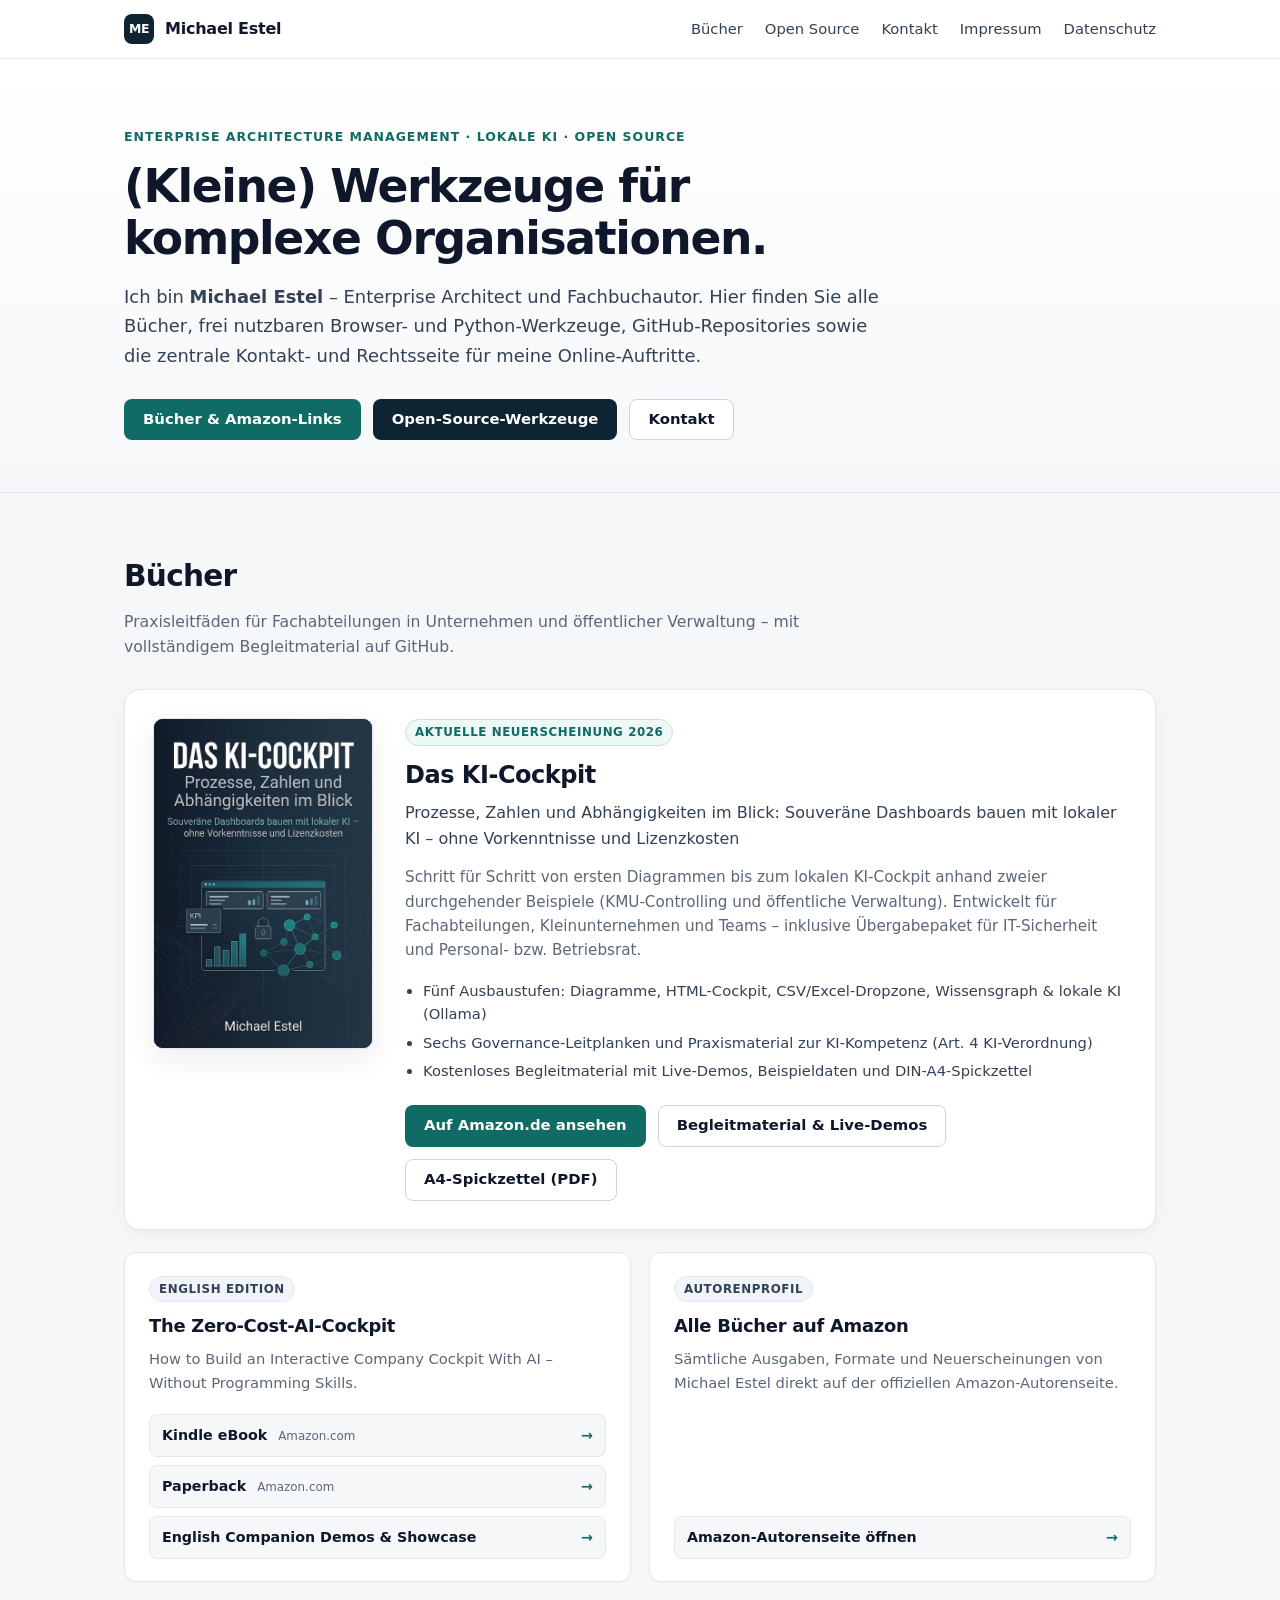
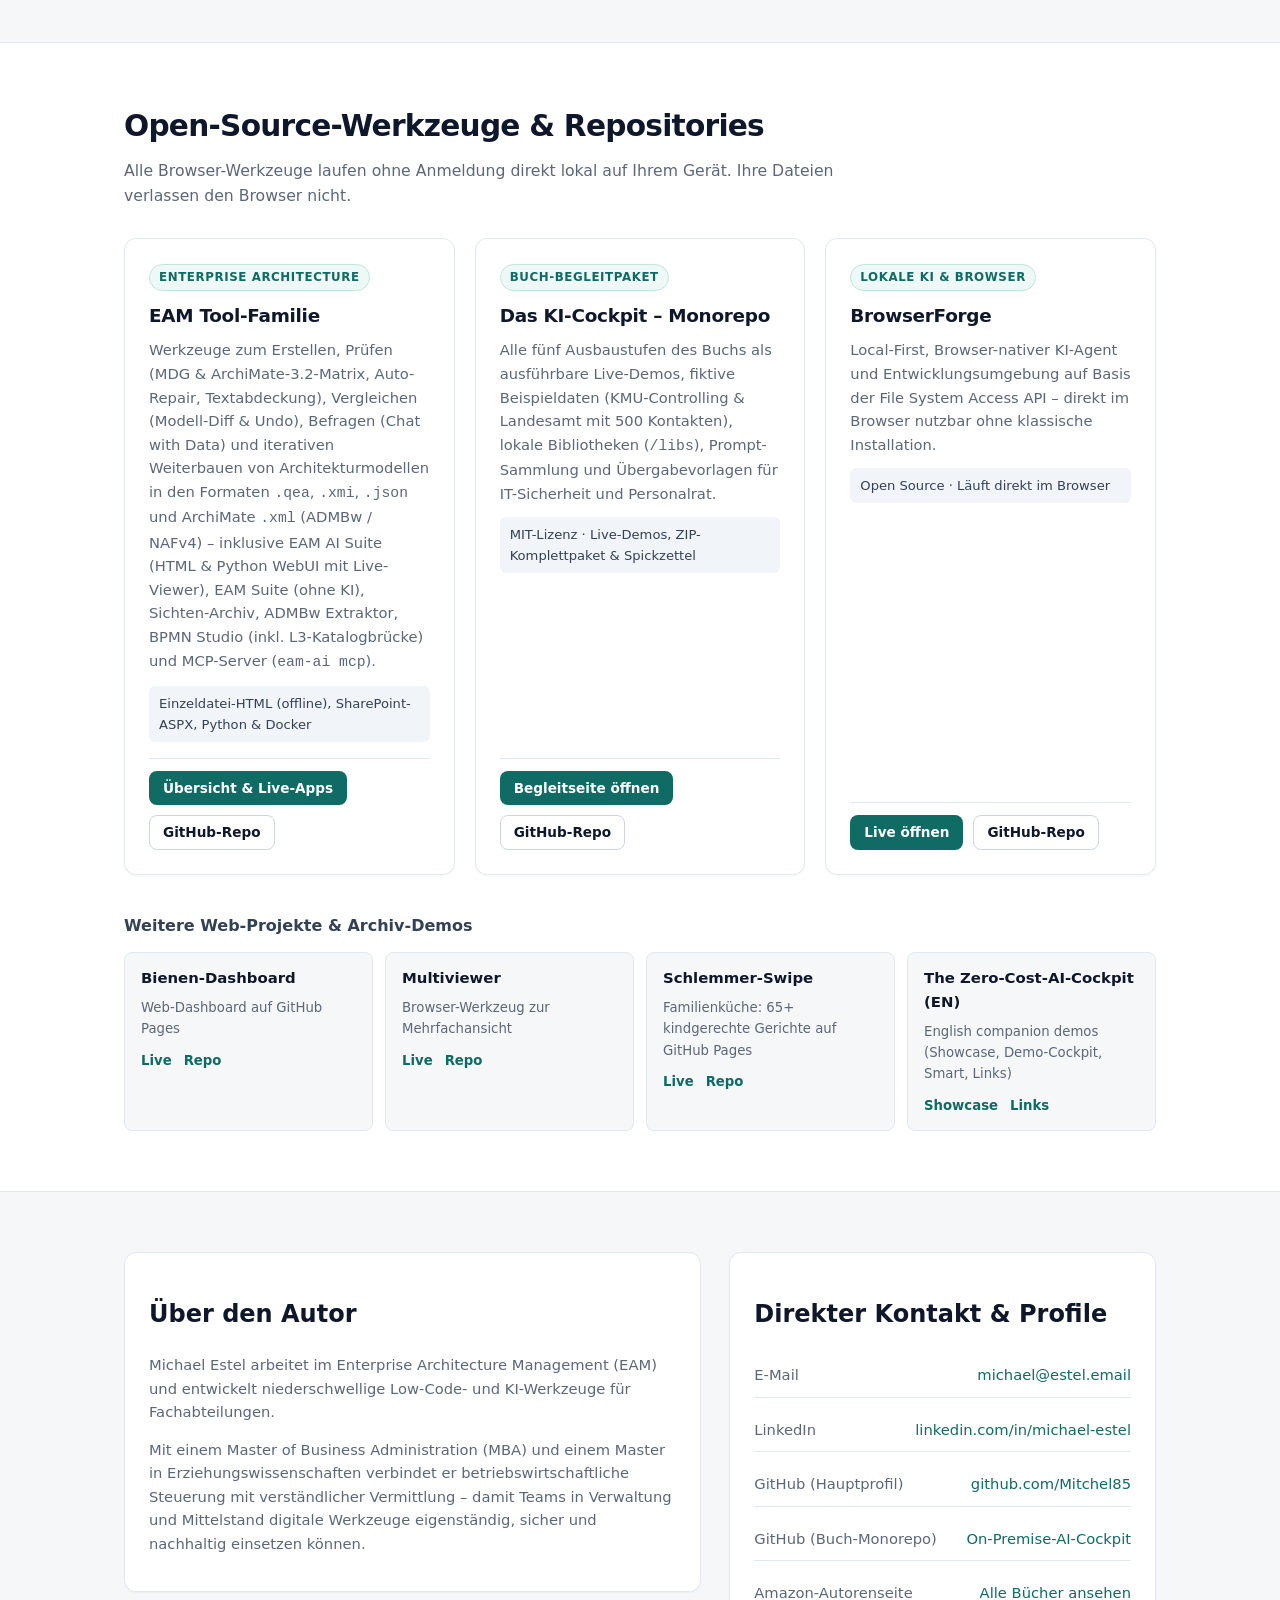
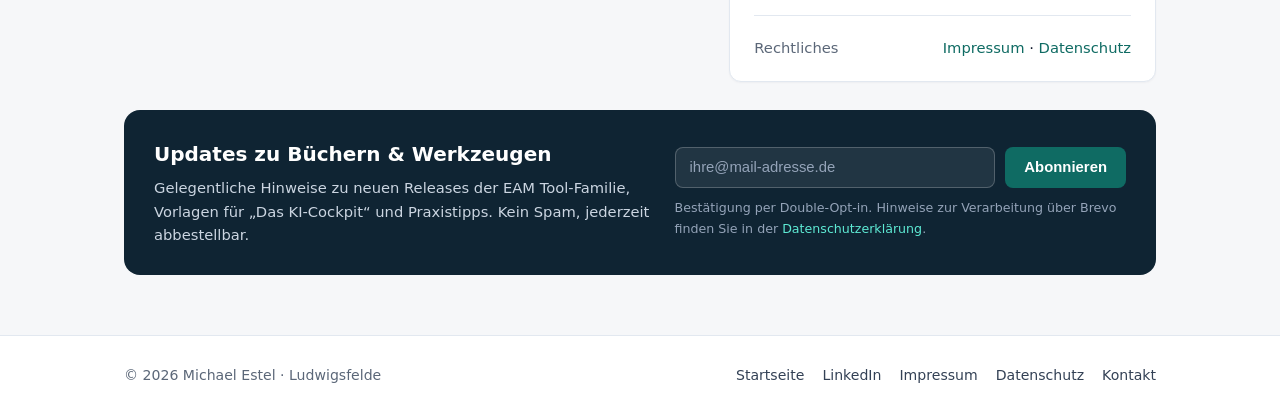
<file: index.html>
<!DOCTYPE html>
<html lang="de">
<head>
  <meta charset="UTF-8">
  <meta name="viewport" content="width=device-width, initial-scale=1.0">
  <title>Michael Estel – Enterprise Architecture, Lokale KI &amp; Open-Source-Werkzeuge</title>
  <meta name="description" content="Zentrale Übersicht von Michael Estel: Fachbücher (Das KI-Cockpit, The Zero-Cost-AI-Cockpit), Open-Source-Werkzeuge (EAM Tool-Familie, BrowserForge), Kontakt, Impressum und Datenschutz.">
  <meta name="author" content="Michael Estel">
  <meta name="robots" content="index, follow">
  <link rel="canonical" href="https://estel.email/">
  <link rel="icon" type="image/svg+xml" href="favicon.svg">
  <meta property="og:type" content="website">
  <meta property="og:url" content="https://estel.email/">
  <meta property="og:title" content="Michael Estel – Bücher, Open-Source-Werkzeuge &amp; Kontakt">
  <meta property="og:description" content="Praxisleitfäden und lokal lauffähige Open-Source-Werkzeuge für Enterprise Architecture Management (EAM), Prozesse und lokale KI.">
  <meta property="og:locale" content="de_DE">
  <link rel="stylesheet" href="styles.css">
</head>
<body>
  <header class="site-nav">
    <div class="nav-inner">
      <a class="brand" href="index.html">
        <span class="brand-mark" aria-hidden="true">ME</span>
        <span>Michael Estel</span>
      </a>
      <nav class="nav-links" aria-label="Hauptnavigation">
        <a href="#buecher">Bücher</a>
        <a href="#projekte">Open Source</a>
        <a href="#kontakt">Kontakt</a>
        <a href="impressum.html">Impressum</a>
        <a href="datenschutz.html">Datenschutz</a>
      </nav>
    </div>
  </header>

  <main>
    <!-- Hero -->
    <section class="hero">
      <div class="wrap">
        <div class="hero-inner">
          <span class="eyebrow">Enterprise Architecture Management &middot; Lokale KI &middot; Open Source</span>
          <h1>(Kleine) Werkzeuge für komplexe Organisationen.</h1>
          <p class="hero-lead">
            Ich bin <strong>Michael Estel</strong> – Enterprise Architect und Fachbuchautor.
            Hier finden Sie alle Bücher, frei nutzbaren Browser- und Python-Werkzeuge,
            GitHub-Repositories sowie die zentrale Kontakt- und Rechtsseite für meine Online-Auftritte.
          </p>
          <div class="btn-row">
            <a class="btn btn-primary" href="#buecher">Bücher &amp; Amazon-Links</a>
            <a class="btn btn-dark" href="#projekte">Open-Source-Werkzeuge</a>
            <a class="btn btn-secondary" href="#kontakt">Kontakt</a>
          </div>
        </div>
      </div>
    </section>

    <!-- Bücher -->
    <section id="buecher" class="section">
      <div class="wrap">
        <div class="section-head">
          <h2>Bücher</h2>
          <p>Praxisleitfäden für Fachabteilungen in Unternehmen und öffentlicher Verwaltung – mit vollständigem Begleitmaterial auf GitHub.</p>
        </div>

        <!-- Hauptbuch: Das KI-Cockpit -->
        <article class="book-feature">
          <div class="book-cover-wrap">
            <img src="assets/cover-ki-cockpit.jpg" alt="Buchcover Das KI-Cockpit von Michael Estel" width="480" height="720" loading="eager">
          </div>
          <div class="book-body">
            <span class="badge">Aktuelle Neuerscheinung 2026</span>
            <h3>Das KI-Cockpit</h3>
            <p class="book-subtitle">Prozesse, Zahlen und Abhängigkeiten im Blick: Souveräne Dashboards bauen mit lokaler KI – ohne Vorkenntnisse und Lizenzkosten</p>
            <p class="book-desc">
              Schritt für Schritt von ersten Diagrammen bis zum lokalen KI-Cockpit anhand zweier durchgehender
              Beispiele (KMU-Controlling und öffentliche Verwaltung). Entwickelt für Fachabteilungen,
              Kleinunternehmen und Teams – inklusive Übergabepaket für IT-Sicherheit und Personal- bzw. Betriebsrat.
            </p>
            <ul class="feature-list">
              <li>Fünf Ausbaustufen: Diagramme, HTML-Cockpit, CSV/Excel-Dropzone, Wissensgraph &amp; lokale KI (Ollama)</li>
              <li>Sechs Governance-Leitplanken und Praxismaterial zur KI-Kompetenz (Art. 4 KI-Verordnung)</li>
              <li>Kostenloses Begleitmaterial mit Live-Demos, Beispieldaten und DIN-A4-Spickzettel</li>
            </ul>
            <div class="btn-row">
              <a class="btn btn-primary" href="https://www.amazon.de/dp/B0HSKD8WL7" target="_blank" rel="noopener noreferrer">Auf Amazon.de ansehen</a>
              <a class="btn btn-secondary" href="https://on-premise-ai-cockpit.github.io/" target="_blank" rel="noopener noreferrer">Begleitmaterial &amp; Live-Demos</a>
              <a class="btn btn-secondary" href="https://on-premise-ai-cockpit.github.io/KI-Cockpit_Spickzettel_A4.pdf" target="_blank" rel="noopener noreferrer">A4-Spickzettel (PDF)</a>
            </div>
          </div>
        </article>

        <!-- Englische Ausgabe & Amazon-Autorenseite -->
        <div class="editions-grid">
          <div class="card">
            <div>
              <span class="badge badge-muted">English Edition</span>
              <h3>The Zero-Cost-AI-Cockpit</h3>
              <p>How to Build an Interactive Company Cockpit With AI – Without Programming Skills.</p>
            </div>
            <div class="format-list">
              <a class="format-link" href="https://www.amazon.com/dp/B0GZC1LMPK" target="_blank" rel="noopener noreferrer">
                <span>Kindle eBook <small>Amazon.com</small></span>
                <span class="format-arrow" aria-hidden="true">&rarr;</span>
              </a>
              <a class="format-link" href="https://www.amazon.com/dp/B0H32KRFD4" target="_blank" rel="noopener noreferrer">
                <span>Paperback <small>Amazon.com</small></span>
                <span class="format-arrow" aria-hidden="true">&rarr;</span>
              </a>
              <a class="format-link" href="https://the-zero-cost-ai-cockpit.github.io/Showcase_eng/" target="_blank" rel="noopener noreferrer">
                <span>English Companion Demos &amp; Showcase</span>
                <span class="format-arrow" aria-hidden="true">&rarr;</span>
              </a>
            </div>
          </div>

          <div class="card">
            <div>
              <span class="badge badge-muted">Autorenprofil</span>
              <h3>Alle Bücher auf Amazon</h3>
              <p>Sämtliche Ausgaben, Formate und Neuerscheinungen von Michael Estel direkt auf der offiziellen Amazon-Autorenseite.</p>
            </div>
            <div class="format-list">
              <a class="format-link" href="https://www.amazon.de/stores/author/B0GZCMLV13" target="_blank" rel="noopener noreferrer">
                <span>Amazon-Autorenseite öffnen</span>
                <span class="format-arrow" aria-hidden="true">&rarr;</span>
              </a>
            </div>
          </div>
        </div>
      </div>
    </section>

    <!-- Open Source & Repositories -->
    <section id="projekte" class="section section-alt">
      <div class="wrap">
        <div class="section-head">
          <h2>Open-Source-Werkzeuge &amp; Repositories</h2>
          <p>Alle Browser-Werkzeuge laufen ohne Anmeldung direkt lokal auf Ihrem Gerät. Ihre Dateien verlassen den Browser nicht.</p>
        </div>

        <div class="project-grid">
          <article class="project-card">
            <div>
              <span class="badge">Enterprise Architecture</span>
              <h3>EAM Tool-Familie</h3>
              <p>
                Werkzeuge zum Erstellen, Prüfen (MDG &amp; ArchiMate-3.2-Matrix, Auto-Repair, Textabdeckung), Vergleichen (Modell-Diff &amp; Undo), Befragen (Chat with Data) und iterativen Weiterbauen von Architekturmodellen in den Formaten
                <code>.qea</code>, <code>.xmi</code>, <code>.json</code> und ArchiMate <code>.xml</code> (ADMBw / NAFv4) – inklusive
                EAM AI Suite (HTML &amp; Python WebUI mit Live-Viewer), EAM Suite (ohne KI), Sichten-Archiv, ADMBw Extraktor, BPMN Studio (inkl. L3-Katalogbrücke) und MCP-Server (<code>eam-ai mcp</code>).
              </p>
              <div class="project-meta">Einzeldatei-HTML (offline), SharePoint-ASPX, Python &amp; Docker</div>
            </div>
            <div class="card-actions">
              <a class="btn btn-primary btn-sm" href="https://mitchel85.github.io/EAM-Toolfamilie/" target="_blank" rel="noopener noreferrer">Übersicht &amp; Live-Apps</a>
              <a class="btn btn-secondary btn-sm" href="https://github.com/Mitchel85/EAM-Toolfamilie" target="_blank" rel="noopener noreferrer">GitHub-Repo</a>
            </div>
          </article>

          <article class="project-card">
            <div>
              <span class="badge">Buch-Begleitpaket</span>
              <h3>Das KI-Cockpit – Monorepo</h3>
              <p>
                Alle fünf Ausbaustufen des Buchs als ausführbare Live-Demos, fiktive Beispieldaten
                (KMU-Controlling &amp; Landesamt mit 500 Kontakten), lokale Bibliotheken (<code>/libs</code>),
                Prompt-Sammlung und Übergabevorlagen für IT-Sicherheit und Personalrat.
              </p>
              <div class="project-meta">MIT-Lizenz &middot; Live-Demos, ZIP-Komplettpaket &amp; Spickzettel</div>
            </div>
            <div class="card-actions">
              <a class="btn btn-primary btn-sm" href="https://on-premise-ai-cockpit.github.io/" target="_blank" rel="noopener noreferrer">Begleitseite öffnen</a>
              <a class="btn btn-secondary btn-sm" href="https://github.com/On-Premise-AI-Cockpit/on-premise-ai-cockpit.github.io" target="_blank" rel="noopener noreferrer">GitHub-Repo</a>
            </div>
          </article>

          <article class="project-card">
            <div>
              <span class="badge">Lokale KI &amp; Browser</span>
              <h3>BrowserForge</h3>
              <p>
                Local-First, Browser-nativer KI-Agent und Entwicklungsumgebung auf Basis der
                File System Access API – direkt im Browser nutzbar ohne klassische Installation.
              </p>
              <div class="project-meta">Open Source &middot; Läuft direkt im Browser</div>
            </div>
            <div class="card-actions">
              <a class="btn btn-primary btn-sm" href="https://mitchel85.github.io/BrowserForge/" target="_blank" rel="noopener noreferrer">Live öffnen</a>
              <a class="btn btn-secondary btn-sm" href="https://github.com/Mitchel85/BrowserForge" target="_blank" rel="noopener noreferrer">GitHub-Repo</a>
            </div>
          </article>
        </div>

        <h3 class="sub-heading">Weitere Web-Projekte &amp; Archiv-Demos</h3>
        <div class="compact-grid">
          <div class="compact-item">
            <strong>Bienen-Dashboard</strong>
            <span>Web-Dashboard auf GitHub Pages</span>
            <div class="compact-links">
              <a href="https://mitchel85.github.io/bienen-dashboard/" target="_blank" rel="noopener noreferrer">Live</a>
              <a href="https://github.com/Mitchel85/bienen-dashboard" target="_blank" rel="noopener noreferrer">Repo</a>
            </div>
          </div>
          <div class="compact-item">
            <strong>Multiviewer</strong>
            <span>Browser-Werkzeug zur Mehrfachansicht</span>
            <div class="compact-links">
              <a href="https://mitchel85.github.io/multiviewer/" target="_blank" rel="noopener noreferrer">Live</a>
              <a href="https://github.com/Mitchel85/multiviewer" target="_blank" rel="noopener noreferrer">Repo</a>
            </div>
          </div>
          <div class="compact-item">
            <strong>Schlemmer-Swipe</strong>
            <span>Familienküche: 65+ kindgerechte Gerichte auf GitHub Pages</span>
            <div class="compact-links">
              <a href="https://mitchel85.github.io/schlemmer-swipe/" target="_blank" rel="noopener noreferrer">Live</a>
              <a href="https://github.com/Mitchel85/schlemmer-swipe" target="_blank" rel="noopener noreferrer">Repo</a>
            </div>
          </div>
          <div class="compact-item">
            <strong>The Zero-Cost-AI-Cockpit (EN)</strong>
            <span>English companion demos (Showcase, Demo-Cockpit, Smart, Links)</span>
            <div class="compact-links">
              <a href="https://the-zero-cost-ai-cockpit.github.io/Showcase_eng/" target="_blank" rel="noopener noreferrer">Showcase</a>
              <a href="https://the-zero-cost-ai-cockpit.github.io/Links_eng/" target="_blank" rel="noopener noreferrer">Links</a>
            </div>
          </div>
        </div>
      </div>
    </section>

    <!-- Über mich, Kontakt & Newsletter -->
    <section id="kontakt" class="section">
      <div class="wrap">
        <div class="two-col">
          <div class="card">
            <div>
              <h2>Über den Autor</h2>
              <p>
                Michael Estel arbeitet im Enterprise Architecture Management (EAM) und entwickelt
                niederschwellige Low-Code- und KI-Werkzeuge für Fachabteilungen.
              </p>
              <p>
                Mit einem Master of Business Administration (MBA) und einem Master in
                Erziehungswissenschaften verbindet er betriebswirtschaftliche Steuerung mit
                verständlicher Vermittlung – damit Teams in Verwaltung und Mittelstand
                digitale Werkzeuge eigenständig, sicher und nachhaltig einsetzen können.
              </p>
            </div>
          </div>

          <div class="card">
            <div>
              <h2>Direkter Kontakt &amp; Profile</h2>
              <ul class="contact-list">
                <li>
                  <span class="contact-label">E-Mail</span>
                  <a href="mailto:michael@estel.email">michael@estel.email</a>
                </li>
                <li>
                  <span class="contact-label">LinkedIn</span>
                  <a href="https://www.linkedin.com/in/michael-estel/" target="_blank" rel="noopener noreferrer">linkedin.com/in/michael-estel</a>
                </li>
                <li>
                  <span class="contact-label">GitHub (Hauptprofil)</span>
                  <a href="https://github.com/Mitchel85" target="_blank" rel="noopener noreferrer">github.com/Mitchel85</a>
                </li>
                <li>
                  <span class="contact-label">GitHub (Buch-Monorepo)</span>
                  <a href="https://github.com/On-Premise-AI-Cockpit" target="_blank" rel="noopener noreferrer">On-Premise-AI-Cockpit</a>
                </li>
                <li>
                  <span class="contact-label">Amazon-Autorenseite</span>
                  <a href="https://www.amazon.de/stores/author/B0GZCMLV13" target="_blank" rel="noopener noreferrer">Alle Bücher ansehen</a>
                </li>
                <li>
                  <span class="contact-label">Rechtliches</span>
                  <span><a href="impressum.html">Impressum</a> &middot; <a href="datenschutz.html">Datenschutz</a></span>
                </li>
              </ul>
            </div>
          </div>
        </div>

        <!-- Newsletter -->
        <div class="nl-box" id="newsletter">
          <div>
            <h3>Updates zu Büchern &amp; Werkzeugen</h3>
            <p>
              Gelegentliche Hinweise zu neuen Releases der EAM Tool-Familie, Vorlagen für
              „Das KI-Cockpit“ und Praxistipps. Kein Spam, jederzeit abbestellbar.
            </p>
          </div>
          <form action="https://a34cb9de.sibforms.com/v2/serve/[base64]" method="POST">
            <div class="nl-row">
              <input class="nl-input" type="email" name="EMAIL" placeholder="ihre@mail-adresse.de" required aria-label="E-Mail-Adresse">
              <input class="nl-hp" type="text" name="email_address_check" value="" tabindex="-1" autocomplete="off" aria-hidden="true">
              <input type="hidden" name="locale" value="de">
              <button class="btn btn-primary" type="submit">Abonnieren</button>
            </div>
            <p class="nl-note">
              Bestätigung per Double-Opt-in. Hinweise zur Verarbeitung über Brevo finden Sie in der
              <a href="datenschutz.html#newsletter">Datenschutzerklärung</a>.
            </p>
          </form>
        </div>
      </div>
    </section>
  </main>

  <footer class="site-footer">
    <div class="footer-inner">
      <div>&copy; 2026 Michael Estel &middot; Ludwigsfelde</div>
      <div class="footer-links">
        <a href="index.html">Startseite</a>
        <a href="https://www.linkedin.com/in/michael-estel/" target="_blank" rel="noopener noreferrer">LinkedIn</a>
        <a href="impressum.html">Impressum</a>
        <a href="datenschutz.html">Datenschutz</a>
        <a href="mailto:michael@estel.email">Kontakt</a>
      </div>
    </div>
  </footer>
  <script>
    console.log(
      "%cestel.email · F12-Prüfmodus",
      "background:#0f6b63;color:#fff;font-weight:700;padding:3px 8px;border-radius:4px;",
      "\nHallo F12-Prüfer! Gute Nachricht: 0 Tracker, 0 Cookies, 0 externe CDNs.\nNur ehrliches HTML – und ein freundlicher Gruß von Michael Estel."
    );
  </script>
</body>
</html>
</file>
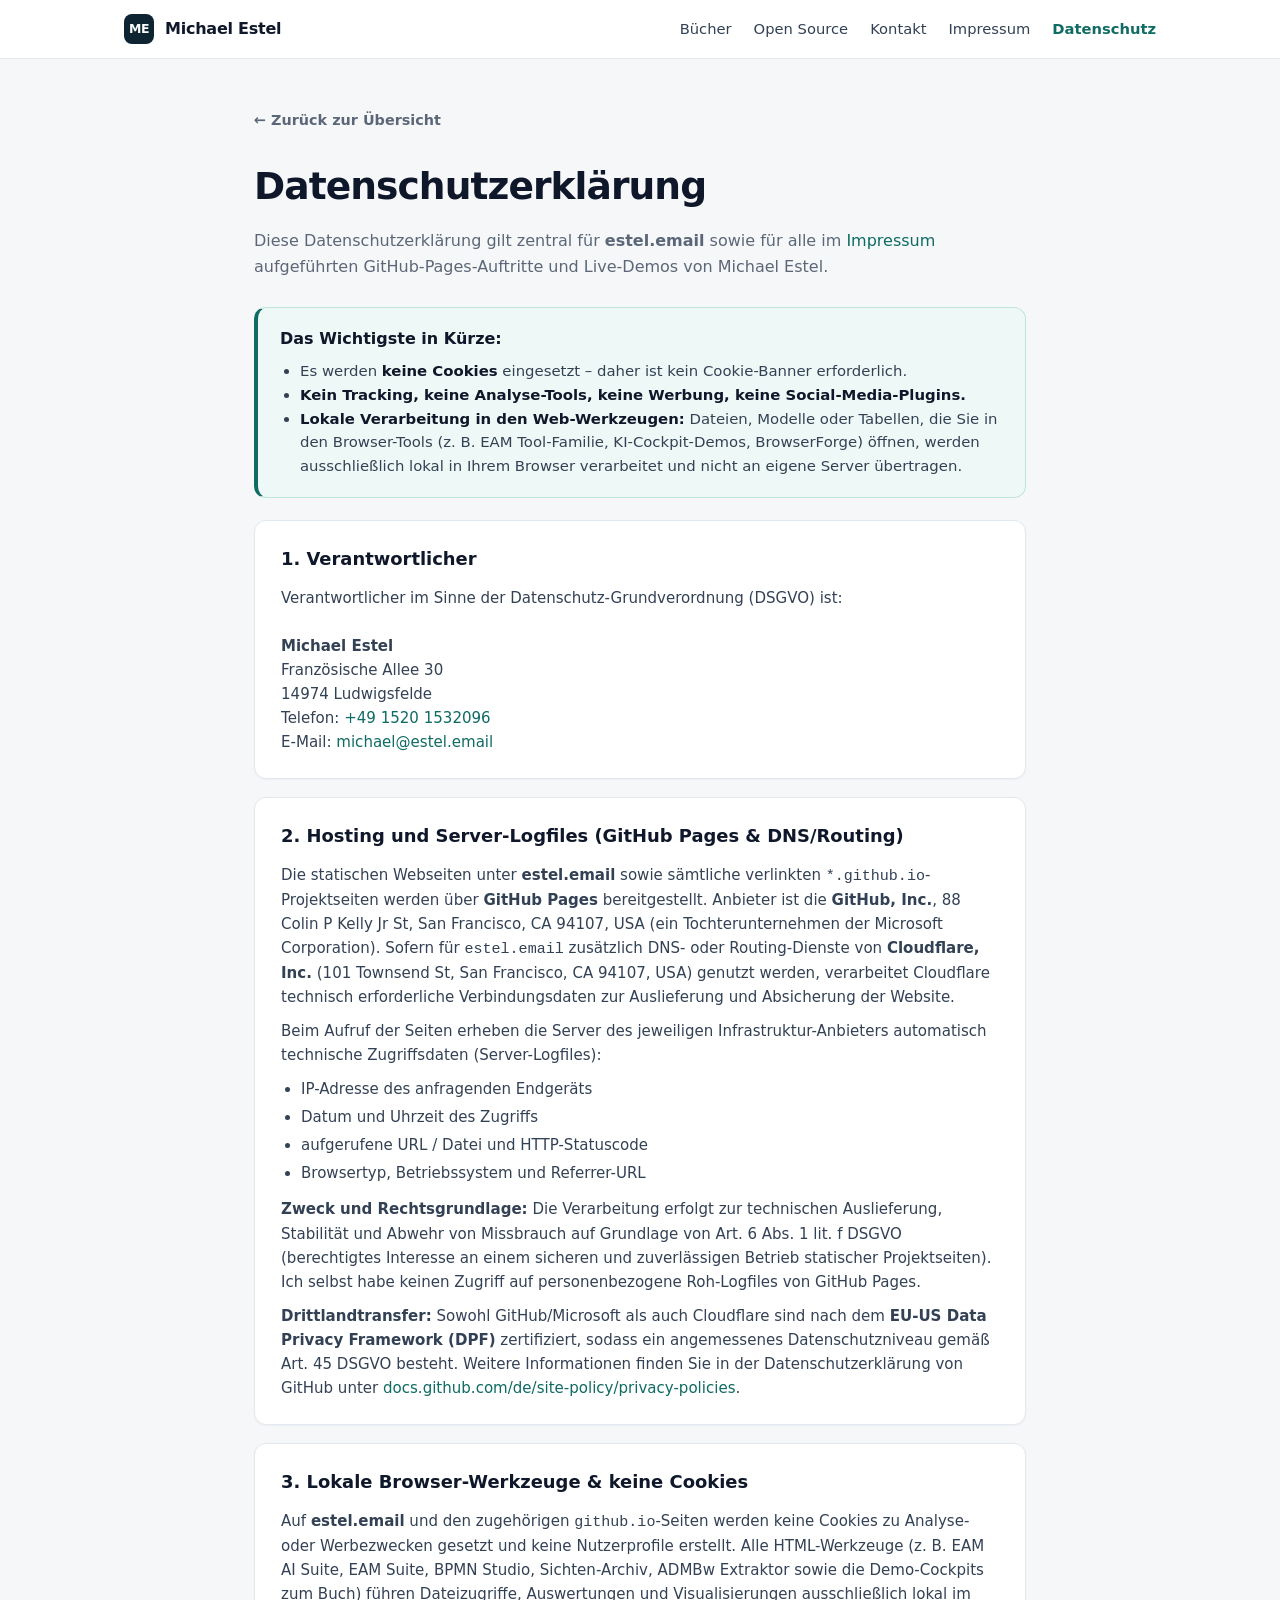
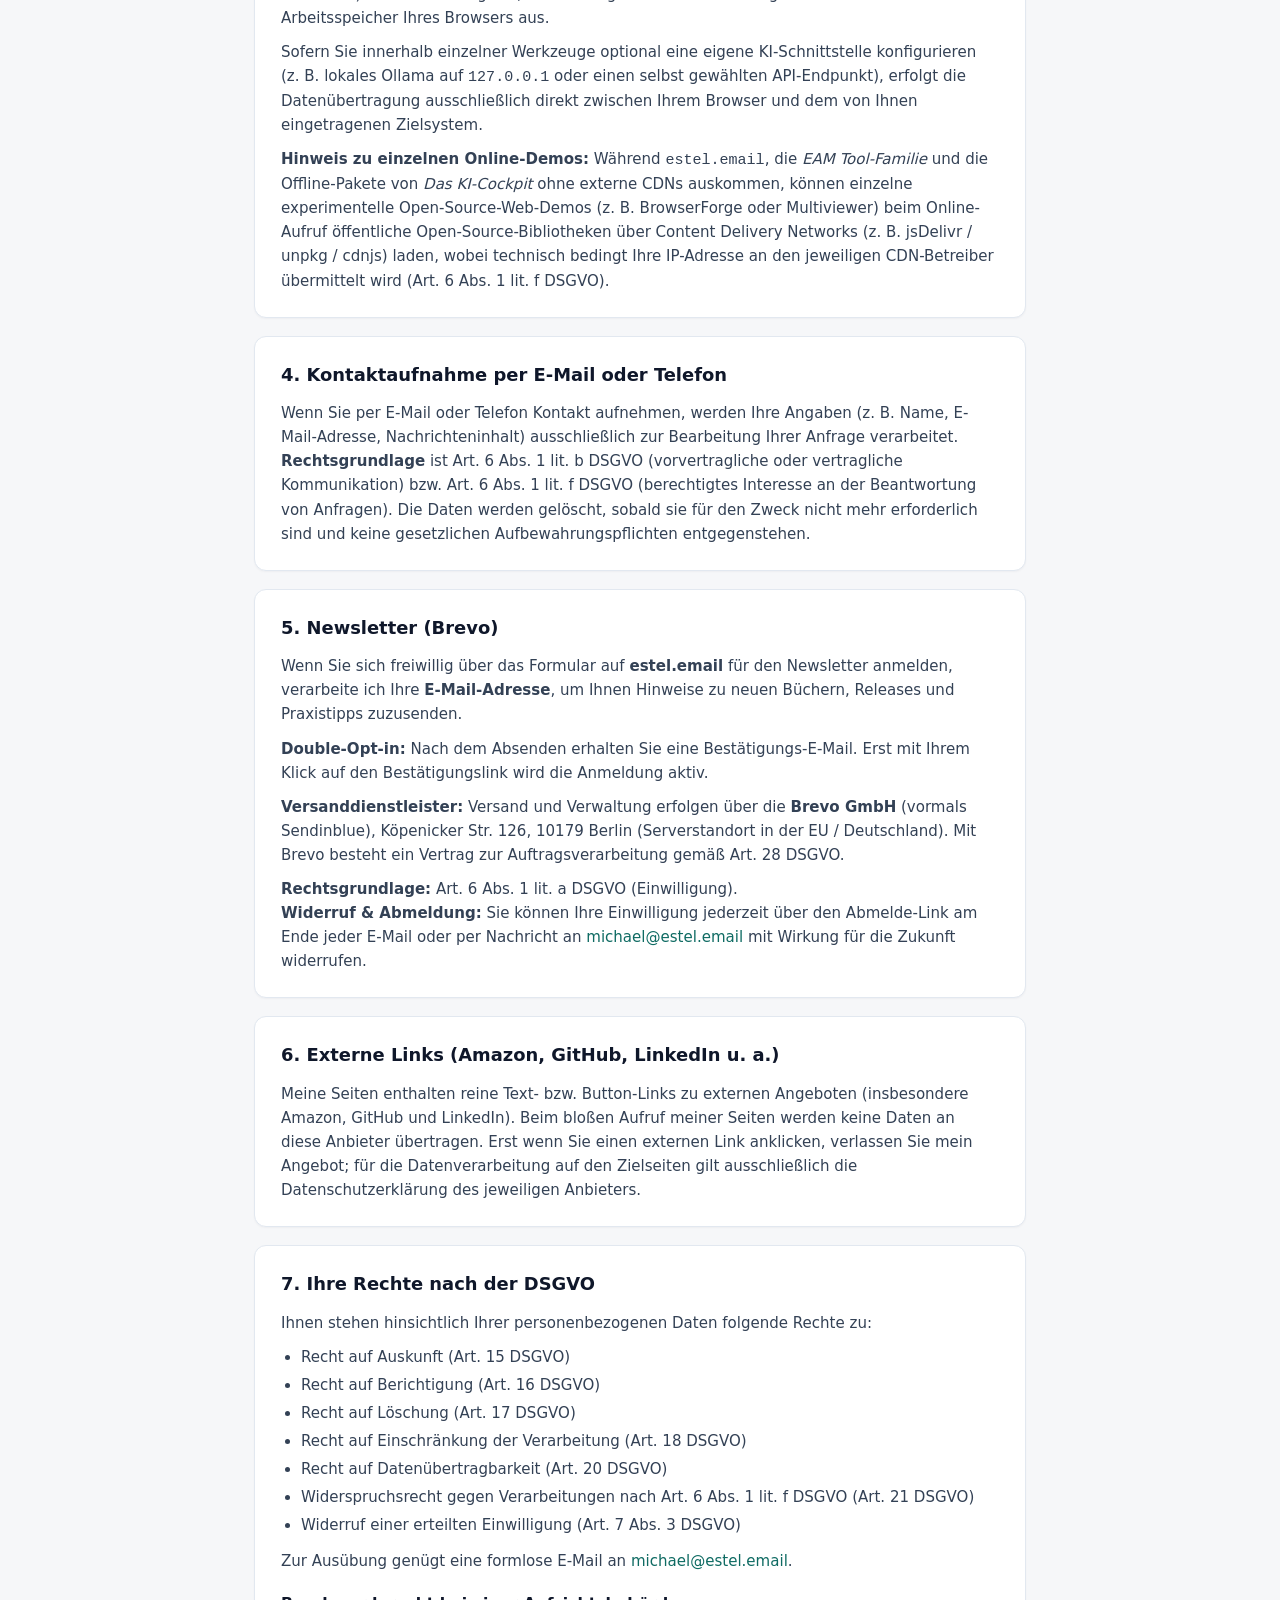
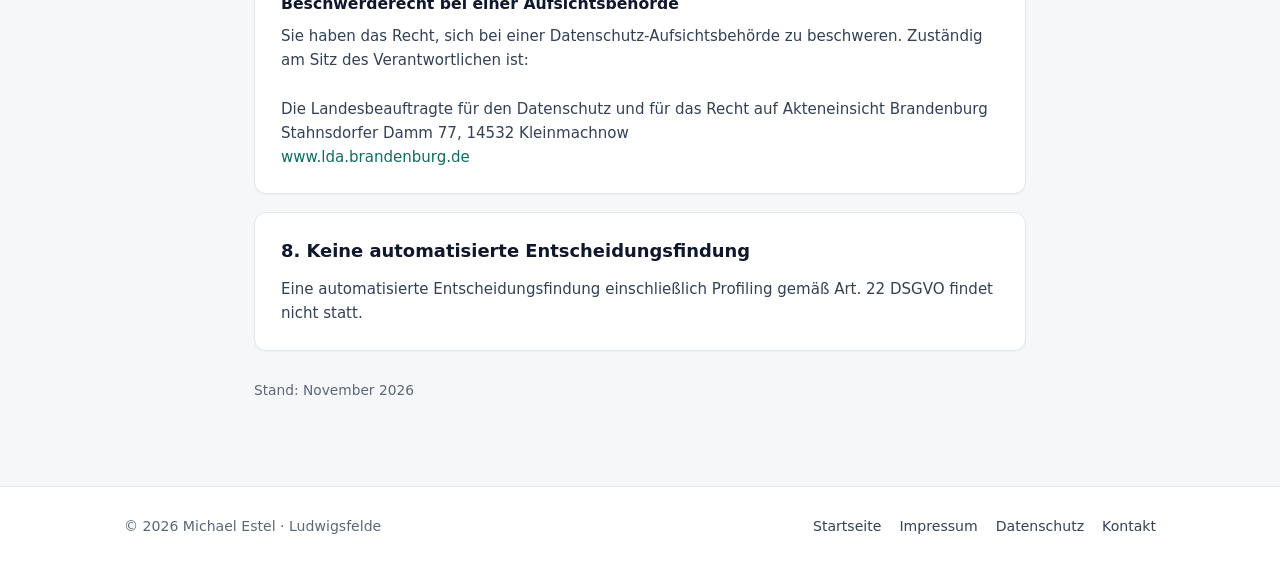
<file: datenschutz.html>
<!DOCTYPE html>
<html lang="de">
<head>
  <meta charset="UTF-8">
  <meta name="viewport" content="width=device-width, initial-scale=1.0">
  <title>Datenschutzerklärung – estel.email | Michael Estel</title>
  <meta name="description" content="Zentrale Datenschutzerklärung gemäß DSGVO für estel.email und die verknüpften GitHub-Pages-Auftritte von Michael Estel.">
  <meta name="robots" content="noindex, follow">
  <link rel="canonical" href="https://estel.email/datenschutz.html">
  <link rel="icon" type="image/svg+xml" href="favicon.svg">
  <link rel="stylesheet" href="styles.css">
</head>
<body>
  <header class="site-nav">
    <div class="nav-inner">
      <a class="brand" href="index.html">
        <span class="brand-mark" aria-hidden="true">ME</span>
        <span>Michael Estel</span>
      </a>
      <nav class="nav-links" aria-label="Hauptnavigation">
        <a href="index.html#buecher">Bücher</a>
        <a href="index.html#projekte">Open Source</a>
        <a href="index.html#kontakt">Kontakt</a>
        <a href="impressum.html">Impressum</a>
        <a href="datenschutz.html" aria-current="page">Datenschutz</a>
      </nav>
    </div>
  </header>

  <main class="legal-main">
    <a class="backlink" href="index.html">&larr; Zurück zur Übersicht</a>

    <h1>Datenschutzerklärung</h1>
    <p class="legal-intro">
      Diese Datenschutzerklärung gilt zentral für <strong>estel.email</strong> sowie für alle im
      <a href="impressum.html">Impressum</a> aufgeführten GitHub-Pages-Auftritte und Live-Demos
      von Michael Estel.
    </p>

    <div class="legal-highlight">
      <strong>Das Wichtigste in Kürze:</strong>
      <ul>
        <li>Es werden <strong>keine Cookies</strong> eingesetzt – daher ist kein Cookie-Banner erforderlich.</li>
        <li><strong>Kein Tracking, keine Analyse-Tools, keine Werbung, keine Social-Media-Plugins.</strong></li>
        <li><strong>Lokale Verarbeitung in den Web-Werkzeugen:</strong> Dateien, Modelle oder Tabellen, die Sie in den Browser-Tools (z.&nbsp;B. EAM Tool-Familie, KI-Cockpit-Demos, BrowserForge) öffnen, werden ausschließlich lokal in Ihrem Browser verarbeitet und nicht an eigene Server übertragen.</li>
      </ul>
    </div>

    <section class="legal-card">
      <h2>1. Verantwortlicher</h2>
      <p>
        Verantwortlicher im Sinne der Datenschutz-Grundverordnung (DSGVO) ist:<br><br>
        <strong>Michael Estel</strong><br>
        Französische Allee 30<br>
        14974 Ludwigsfelde<br>
        Telefon: <a href="tel:+4915201532096">+49 1520 1532096</a><br>
        E-Mail: <a href="mailto:michael@estel.email">michael@estel.email</a>
      </p>
    </section>

    <section class="legal-card">
      <h2>2. Hosting und Server-Logfiles (GitHub Pages &amp; DNS/Routing)</h2>
      <p>
        Die statischen Webseiten unter <strong>estel.email</strong> sowie sämtliche verlinkten
        <code>*.github.io</code>-Projektseiten werden über <strong>GitHub Pages</strong> bereitgestellt.
        Anbieter ist die <strong>GitHub, Inc.</strong>, 88 Colin P Kelly Jr St, San Francisco, CA 94107,
        USA (ein Tochterunternehmen der Microsoft Corporation). Sofern für <code>estel.email</code>
        zusätzlich DNS- oder Routing-Dienste von <strong>Cloudflare, Inc.</strong> (101 Townsend St,
        San Francisco, CA 94107, USA) genutzt werden, verarbeitet Cloudflare technisch erforderliche
        Verbindungsdaten zur Auslieferung und Absicherung der Website.
      </p>
      <p>
        Beim Aufruf der Seiten erheben die Server des jeweiligen Infrastruktur-Anbieters automatisch
        technische Zugriffsdaten (Server-Logfiles):
      </p>
      <ul>
        <li>IP-Adresse des anfragenden Endgeräts</li>
        <li>Datum und Uhrzeit des Zugriffs</li>
        <li>aufgerufene URL / Datei und HTTP-Statuscode</li>
        <li>Browsertyp, Betriebssystem und Referrer-URL</li>
      </ul>
      <p>
        <strong>Zweck und Rechtsgrundlage:</strong> Die Verarbeitung erfolgt zur technischen
        Auslieferung, Stabilität und Abwehr von Missbrauch auf Grundlage von Art. 6 Abs. 1 lit. f DSGVO
        (berechtigtes Interesse an einem sicheren und zuverlässigen Betrieb statischer Projektseiten).
        Ich selbst habe keinen Zugriff auf personenbezogene Roh-Logfiles von GitHub Pages.
      </p>
      <p>
        <strong>Drittlandtransfer:</strong> Sowohl GitHub/Microsoft als auch Cloudflare sind nach dem
        <strong>EU-US Data Privacy Framework (DPF)</strong> zertifiziert, sodass ein angemessenes
        Datenschutzniveau gemäß Art. 45 DSGVO besteht. Weitere Informationen finden Sie in der
        Datenschutzerklärung von GitHub unter
        <a href="https://docs.github.com/de/site-policy/privacy-policies/github-general-privacy-statement" target="_blank" rel="noopener noreferrer">docs.github.com/de/site-policy/privacy-policies</a>.
      </p>
    </section>

    <section class="legal-card">
      <h2>3. Lokale Browser-Werkzeuge &amp; keine Cookies</h2>
      <p>
        Auf <strong>estel.email</strong> und den zugehörigen <code>github.io</code>-Seiten werden
        keine Cookies zu Analyse- oder Werbezwecken gesetzt und keine Nutzerprofile erstellt.
        Alle HTML-Werkzeuge (z.&nbsp;B. EAM AI Suite, EAM Suite, BPMN Studio, Sichten-Archiv,
        ADMBw Extraktor sowie die Demo-Cockpits zum Buch) führen Dateizugriffe, Auswertungen und
        Visualisierungen ausschließlich lokal im Arbeitsspeicher Ihres Browsers aus.
      </p>
      <p>
        Sofern Sie innerhalb einzelner Werkzeuge optional eine eigene KI-Schnittstelle konfigurieren
        (z.&nbsp;B. lokales Ollama auf <code>127.0.0.1</code> oder einen selbst gewählten API-Endpunkt),
        erfolgt die Datenübertragung ausschließlich direkt zwischen Ihrem Browser und dem von Ihnen
        eingetragenen Zielsystem.
      </p>
      <p>
        <strong>Hinweis zu einzelnen Online-Demos:</strong> Während <code>estel.email</code>, die
        <em>EAM Tool-Familie</em> und die Offline-Pakete von <em>Das KI-Cockpit</em> ohne externe
        CDNs auskommen, können einzelne experimentelle Open-Source-Web-Demos (z.&nbsp;B. BrowserForge
        oder Multiviewer) beim Online-Aufruf öffentliche Open-Source-Bibliotheken über Content Delivery
        Networks (z.&nbsp;B. jsDelivr / unpkg / cdnjs) laden, wobei technisch bedingt Ihre IP-Adresse an
        den jeweiligen CDN-Betreiber übermittelt wird (Art. 6 Abs. 1 lit. f DSGVO).
      </p>
    </section>

    <section class="legal-card">
      <h2>4. Kontaktaufnahme per E-Mail oder Telefon</h2>
      <p>
        Wenn Sie per E-Mail oder Telefon Kontakt aufnehmen, werden Ihre Angaben (z.&nbsp;B. Name,
        E-Mail-Adresse, Nachrichteninhalt) ausschließlich zur Bearbeitung Ihrer Anfrage verarbeitet.
        <strong>Rechtsgrundlage</strong> ist Art. 6 Abs. 1 lit. b DSGVO (vorvertragliche oder
        vertragliche Kommunikation) bzw. Art. 6 Abs. 1 lit. f DSGVO (berechtigtes Interesse an der
        Beantwortung von Anfragen). Die Daten werden gelöscht, sobald sie für den Zweck nicht mehr
        erforderlich sind und keine gesetzlichen Aufbewahrungspflichten entgegenstehen.
      </p>
    </section>

    <section class="legal-card" id="newsletter">
      <h2>5. Newsletter (Brevo)</h2>
      <p>
        Wenn Sie sich freiwillig über das Formular auf <strong>estel.email</strong> für den Newsletter
        anmelden, verarbeite ich Ihre <strong>E-Mail-Adresse</strong>, um Ihnen Hinweise zu neuen
        Büchern, Releases und Praxistipps zuzusenden.
      </p>
      <p>
        <strong>Double-Opt-in:</strong> Nach dem Absenden erhalten Sie eine Bestätigungs-E-Mail.
        Erst mit Ihrem Klick auf den Bestätigungslink wird die Anmeldung aktiv.
      </p>
      <p>
        <strong>Versanddienstleister:</strong> Versand und Verwaltung erfolgen über die
        <strong>Brevo GmbH</strong> (vormals Sendinblue), Köpenicker Str. 126, 10179 Berlin
        (Serverstandort in der EU / Deutschland). Mit Brevo besteht ein Vertrag zur
        Auftragsverarbeitung gemäß Art. 28 DSGVO.
      </p>
      <p>
        <strong>Rechtsgrundlage:</strong> Art. 6 Abs. 1 lit. a DSGVO (Einwilligung).<br>
        <strong>Widerruf &amp; Abmeldung:</strong> Sie können Ihre Einwilligung jederzeit über den
        Abmelde-Link am Ende jeder E-Mail oder per Nachricht an
        <a href="mailto:michael@estel.email">michael@estel.email</a> mit Wirkung für die Zukunft
        widerrufen.
      </p>
    </section>

    <section class="legal-card">
      <h2>6. Externe Links (Amazon, GitHub, LinkedIn u.&nbsp;a.)</h2>
      <p>
        Meine Seiten enthalten reine Text- bzw. Button-Links zu externen Angeboten (insbesondere
        Amazon, GitHub und LinkedIn). Beim bloßen Aufruf meiner Seiten werden keine Daten an diese
        Anbieter übertragen. Erst wenn Sie einen externen Link anklicken, verlassen Sie mein Angebot;
        für die Datenverarbeitung auf den Zielseiten gilt ausschließlich die Datenschutzerklärung des
        jeweiligen Anbieters.
      </p>
    </section>

    <section class="legal-card">
      <h2>7. Ihre Rechte nach der DSGVO</h2>
      <p>Ihnen stehen hinsichtlich Ihrer personenbezogenen Daten folgende Rechte zu:</p>
      <ul>
        <li>Recht auf Auskunft (Art. 15 DSGVO)</li>
        <li>Recht auf Berichtigung (Art. 16 DSGVO)</li>
        <li>Recht auf Löschung (Art. 17 DSGVO)</li>
        <li>Recht auf Einschränkung der Verarbeitung (Art. 18 DSGVO)</li>
        <li>Recht auf Datenübertragbarkeit (Art. 20 DSGVO)</li>
        <li>Widerspruchsrecht gegen Verarbeitungen nach Art. 6 Abs. 1 lit. f DSGVO (Art. 21 DSGVO)</li>
        <li>Widerruf einer erteilten Einwilligung (Art. 7 Abs. 3 DSGVO)</li>
      </ul>
      <p>
        Zur Ausübung genügt eine formlose E-Mail an
        <a href="mailto:michael@estel.email">michael@estel.email</a>.
      </p>
      <h3>Beschwerderecht bei einer Aufsichtsbehörde</h3>
      <p>
        Sie haben das Recht, sich bei einer Datenschutz-Aufsichtsbehörde zu beschweren. Zuständig
        am Sitz des Verantwortlichen ist:<br><br>
        Die Landesbeauftragte für den Datenschutz und für das Recht auf Akteneinsicht Brandenburg<br>
        Stahnsdorfer Damm 77, 14532 Kleinmachnow<br>
        <a href="https://www.lda.brandenburg.de" target="_blank" rel="noopener noreferrer">www.lda.brandenburg.de</a>
      </p>
    </section>

    <section class="legal-card">
      <h2>8. Keine automatisierte Entscheidungsfindung</h2>
      <p>
        Eine automatisierte Entscheidungsfindung einschließlich Profiling gemäß Art. 22 DSGVO findet
        nicht statt.
      </p>
    </section>

    <p class="updated">Stand: November 2026</p>
  </main>

  <footer class="site-footer">
    <div class="footer-inner">
      <div>&copy; 2026 Michael Estel &middot; Ludwigsfelde</div>
      <div class="footer-links">
        <a href="index.html">Startseite</a>
        <a href="impressum.html">Impressum</a>
        <a href="datenschutz.html">Datenschutz</a>
        <a href="mailto:michael@estel.email">Kontakt</a>
      </div>
    </div>
  </footer>
</body>
</html>
</file>
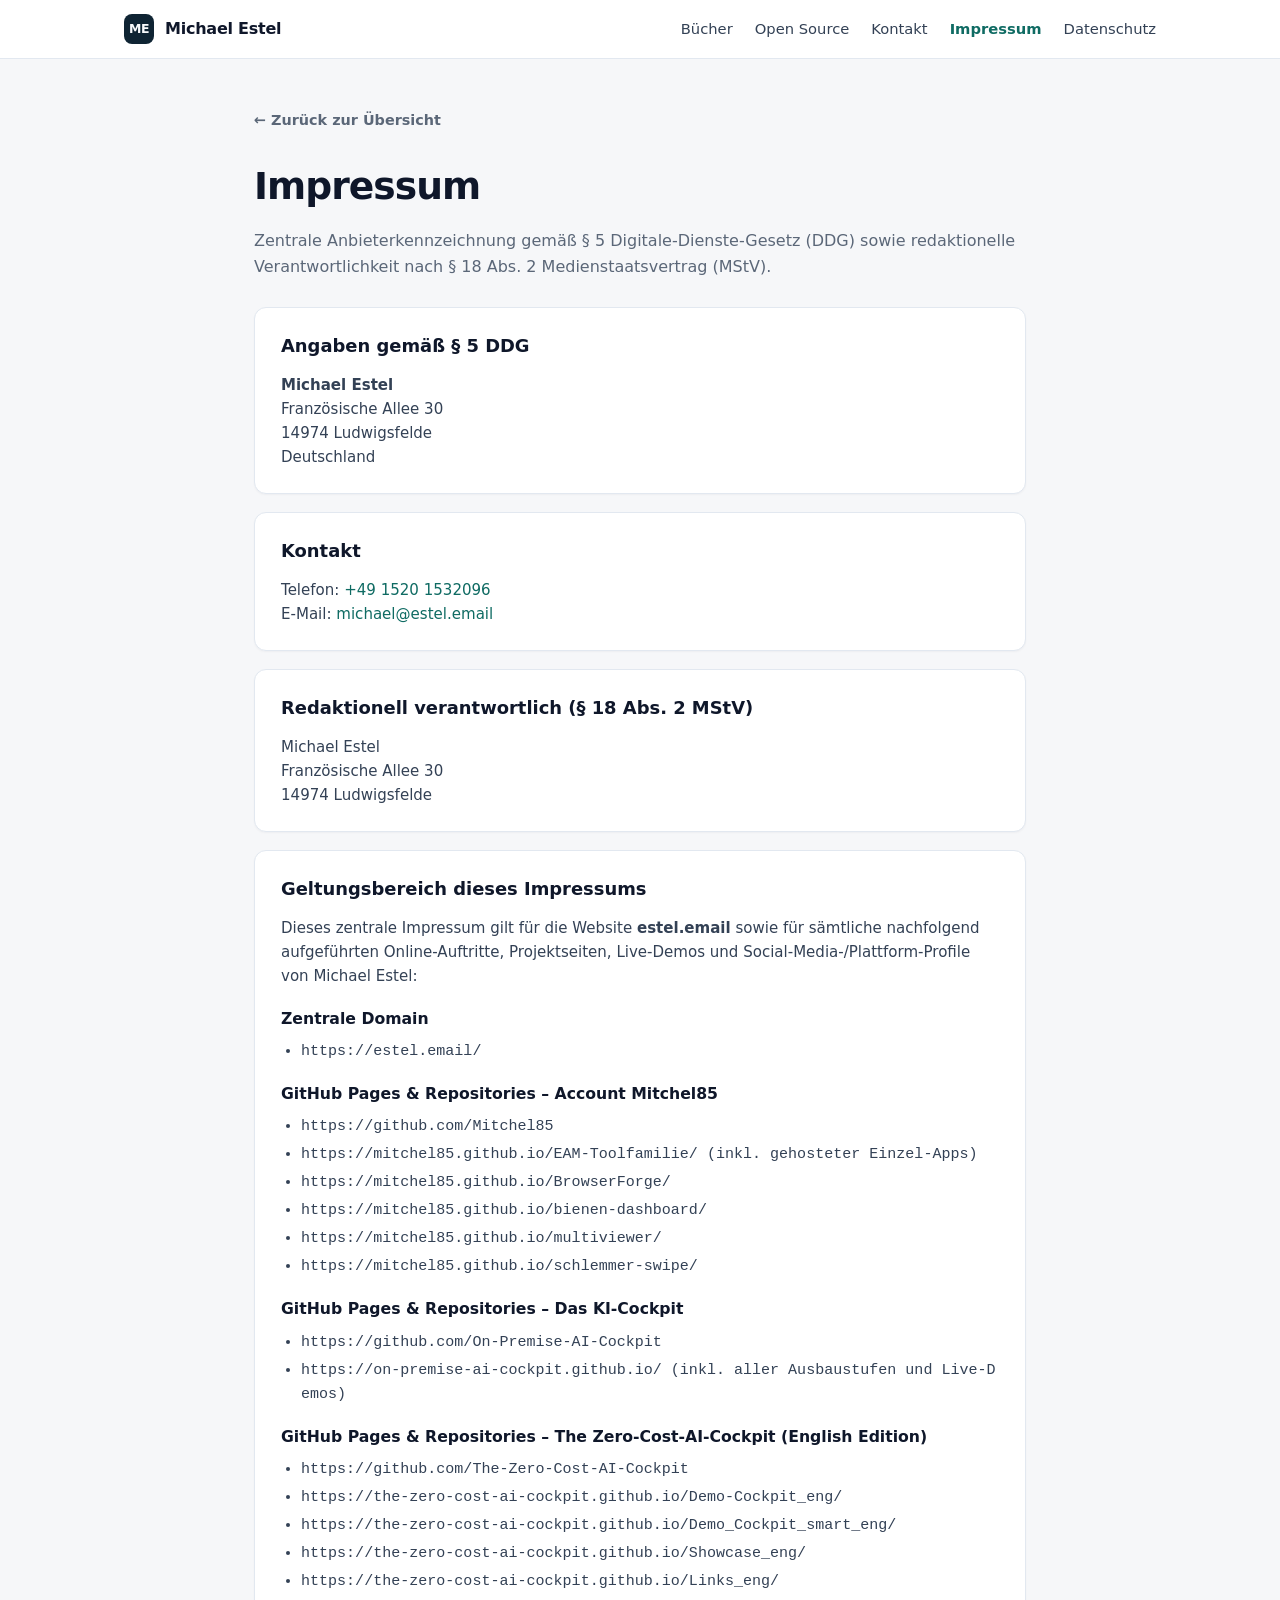
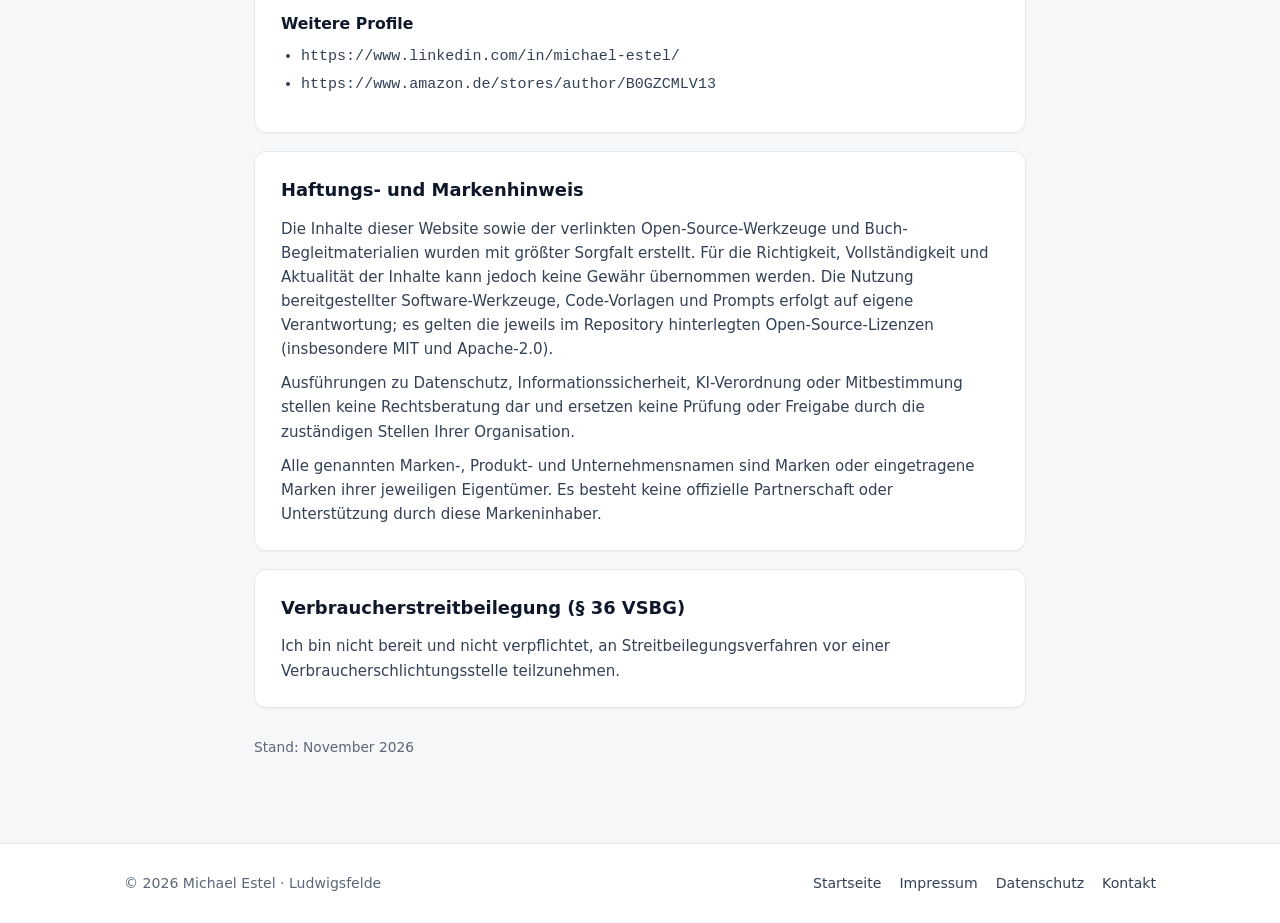
<file: impressum.html>
<!DOCTYPE html>
<html lang="de">
<head>
  <meta charset="UTF-8">
  <meta name="viewport" content="width=device-width, initial-scale=1.0">
  <title>Impressum – estel.email | Michael Estel</title>
  <meta name="description" content="Zentrales Impressum und Anbieterkennzeichnung gemäß § 5 DDG für estel.email und die verknüpften GitHub-Pages-Auftritte von Michael Estel.">
  <meta name="robots" content="noindex, follow">
  <link rel="canonical" href="https://estel.email/impressum.html">
  <link rel="icon" type="image/svg+xml" href="favicon.svg">
  <link rel="stylesheet" href="styles.css">
</head>
<body>
  <header class="site-nav">
    <div class="nav-inner">
      <a class="brand" href="index.html">
        <span class="brand-mark" aria-hidden="true">ME</span>
        <span>Michael Estel</span>
      </a>
      <nav class="nav-links" aria-label="Hauptnavigation">
        <a href="index.html#buecher">Bücher</a>
        <a href="index.html#projekte">Open Source</a>
        <a href="index.html#kontakt">Kontakt</a>
        <a href="impressum.html" aria-current="page">Impressum</a>
        <a href="datenschutz.html">Datenschutz</a>
      </nav>
    </div>
  </header>

  <main class="legal-main">
    <a class="backlink" href="index.html">&larr; Zurück zur Übersicht</a>

    <h1>Impressum</h1>
    <p class="legal-intro">
      Zentrale Anbieterkennzeichnung gemäß § 5 Digitale-Dienste-Gesetz (DDG) sowie redaktionelle
      Verantwortlichkeit nach § 18 Abs. 2 Medienstaatsvertrag (MStV).
    </p>

    <section class="legal-card">
      <h2>Angaben gemäß § 5 DDG</h2>
      <p>
        <strong>Michael Estel</strong><br>
        Französische Allee 30<br>
        14974 Ludwigsfelde<br>
        Deutschland
      </p>
    </section>

    <section class="legal-card">
      <h2>Kontakt</h2>
      <p>
        Telefon: <a href="tel:+4915201532096">+49 1520 1532096</a><br>
        E-Mail: <a href="mailto:michael@estel.email">michael@estel.email</a>
      </p>
    </section>

    <section class="legal-card">
      <h2>Redaktionell verantwortlich (§ 18 Abs. 2 MStV)</h2>
      <p>
        Michael Estel<br>
        Französische Allee 30<br>
        14974 Ludwigsfelde
      </p>
    </section>

    <section class="legal-card">
      <h2>Geltungsbereich dieses Impressums</h2>
      <p>
        Dieses zentrale Impressum gilt für die Website <strong>estel.email</strong> sowie für
        sämtliche nachfolgend aufgeführten Online-Auftritte, Projektseiten, Live-Demos und
        Social-Media-/Plattform-Profile von Michael Estel:
      </p>

      <h3>Zentrale Domain</h3>
      <ul class="scope-list">
        <li>https://estel.email/</li>
      </ul>

      <h3>GitHub Pages &amp; Repositories – Account Mitchel85</h3>
      <ul class="scope-list">
        <li>https://github.com/Mitchel85</li>
        <li>https://mitchel85.github.io/EAM-Toolfamilie/ (inkl. gehosteter Einzel-Apps)</li>
        <li>https://mitchel85.github.io/BrowserForge/</li>
        <li>https://mitchel85.github.io/bienen-dashboard/</li>
        <li>https://mitchel85.github.io/multiviewer/</li>
        <li>https://mitchel85.github.io/schlemmer-swipe/</li>
      </ul>

      <h3>GitHub Pages &amp; Repositories – Das KI-Cockpit</h3>
      <ul class="scope-list">
        <li>https://github.com/On-Premise-AI-Cockpit</li>
        <li>https://on-premise-ai-cockpit.github.io/ (inkl. aller Ausbaustufen und Live-Demos)</li>
      </ul>

      <h3>GitHub Pages &amp; Repositories – The Zero-Cost-AI-Cockpit (English Edition)</h3>
      <ul class="scope-list">
        <li>https://github.com/The-Zero-Cost-AI-Cockpit</li>
        <li>https://the-zero-cost-ai-cockpit.github.io/Demo-Cockpit_eng/</li>
        <li>https://the-zero-cost-ai-cockpit.github.io/Demo_Cockpit_smart_eng/</li>
        <li>https://the-zero-cost-ai-cockpit.github.io/Showcase_eng/</li>
        <li>https://the-zero-cost-ai-cockpit.github.io/Links_eng/</li>
      </ul>

      <h3>Weitere Profile</h3>
      <ul class="scope-list">
        <li>https://www.linkedin.com/in/michael-estel/</li>
        <li>https://www.amazon.de/stores/author/B0GZCMLV13</li>
      </ul>
    </section>

    <section class="legal-card">
      <h2>Haftungs- und Markenhinweis</h2>
      <p>
        Die Inhalte dieser Website sowie der verlinkten Open-Source-Werkzeuge und Buch-Begleitmaterialien
        wurden mit größter Sorgfalt erstellt. Für die Richtigkeit, Vollständigkeit und Aktualität der
        Inhalte kann jedoch keine Gewähr übernommen werden. Die Nutzung bereitgestellter Software-Werkzeuge,
        Code-Vorlagen und Prompts erfolgt auf eigene Verantwortung; es gelten die jeweils im Repository
        hinterlegten Open-Source-Lizenzen (insbesondere MIT und Apache-2.0).
      </p>
      <p>
        Ausführungen zu Datenschutz, Informationssicherheit, KI-Verordnung oder Mitbestimmung stellen
        keine Rechtsberatung dar und ersetzen keine Prüfung oder Freigabe durch die zuständigen Stellen
        Ihrer Organisation.
      </p>
      <p>
        Alle genannten Marken-, Produkt- und Unternehmensnamen sind Marken oder eingetragene Marken ihrer
        jeweiligen Eigentümer. Es besteht keine offizielle Partnerschaft oder Unterstützung durch diese
        Markeninhaber.
      </p>
    </section>

    <section class="legal-card">
      <h2>Verbraucherstreitbeilegung (§ 36 VSBG)</h2>
      <p>
        Ich bin nicht bereit und nicht verpflichtet, an Streitbeilegungsverfahren vor einer
        Verbraucherschlichtungsstelle teilzunehmen.
      </p>
    </section>

    <p class="updated">Stand: November 2026</p>
  </main>

  <footer class="site-footer">
    <div class="footer-inner">
      <div>&copy; 2026 Michael Estel &middot; Ludwigsfelde</div>
      <div class="footer-links">
        <a href="index.html">Startseite</a>
        <a href="impressum.html">Impressum</a>
        <a href="datenschutz.html">Datenschutz</a>
        <a href="mailto:michael@estel.email">Kontakt</a>
      </div>
    </div>
  </footer>
</body>
</html>
</file>
<file: styles.css>
/* ==========================================================================
   estel.email — Zentrale Profil-, Projekt- und Rechtsseite (Michael Estel)
   100 % lokal, keine externen Fonts, keine CDNs, keine Tracker.
   ========================================================================== */

:root {
  --bg: #f6f7f9;
  --surface: #ffffff;
  --surface-subtle: #f1f4f8;
  --ink: #0f172a;
  --ink-secondary: #334155;
  --muted: #5b6778;
  --border: #e2e8f0;
  --border-strong: #cbd5e1;
  --brand: #0f6b63;
  --brand-hover: #0b534d;
  --brand-soft: #eef8f6;
  --brand-border: #bfe5df;
  --navy: #0f2433;
  --navy-soft: #1c3648;
  --radius-sm: 8px;
  --radius-md: 12px;
  --radius-lg: 16px;
  --shadow-xs: 0 1px 2px rgba(15, 23, 42, 0.04);
  --shadow-sm: 0 4px 16px rgba(15, 23, 42, 0.05);
  --shadow-md: 0 10px 28px rgba(15, 23, 42, 0.08);
  --font-sans: system-ui, -apple-system, "Segoe UI", Roboto, "Helvetica Neue", Arial, sans-serif;
  --font-mono: ui-monospace, SFMono-Regular, Menlo, Consolas, "Liberation Mono", monospace;
  --max-w: 1080px;
}

*, *::before, *::after {
  box-sizing: border-box;
}

html {
  scroll-behavior: smooth;
}

body {
  margin: 0;
  font-family: var(--font-sans);
  background: var(--bg);
  color: var(--ink);
  line-height: 1.6;
  font-size: 16px;
  -webkit-font-smoothing: antialiased;
  text-rendering: optimizeLegibility;
}

a {
  color: var(--brand);
  text-decoration: none;
}

a:hover {
  text-decoration: underline;
  text-underline-offset: 3px;
}

a:focus-visible,
button:focus-visible,
input:focus-visible {
  outline: 2px solid var(--brand);
  outline-offset: 2px;
}

img {
  max-width: 100%;
  display: block;
}

.wrap {
  max-width: var(--max-w);
  margin: 0 auto;
  padding: 0 24px;
}

/* ---------- Navigation ---------- */
.site-nav {
  position: sticky;
  top: 0;
  z-index: 40;
  background: rgba(255, 255, 255, 0.92);
  backdrop-filter: blur(10px);
  -webkit-backdrop-filter: blur(10px);
  border-bottom: 1px solid var(--border);
}

.nav-inner {
  max-width: var(--max-w);
  margin: 0 auto;
  padding: 14px 24px;
  display: flex;
  align-items: center;
  justify-content: space-between;
  gap: 20px;
  flex-wrap: wrap;
}

.brand {
  display: inline-flex;
  align-items: center;
  gap: 11px;
  color: var(--ink);
  font-weight: 750;
  font-size: 1rem;
  letter-spacing: -0.015em;
}

.brand:hover {
  text-decoration: none;
}

.brand-mark {
  width: 30px;
  height: 30px;
  border-radius: 8px;
  background: var(--navy);
  color: #f8fafc;
  display: grid;
  place-items: center;
  font-size: 0.78rem;
  font-weight: 800;
  letter-spacing: -0.03em;
  flex-shrink: 0;
}

.nav-links {
  display: flex;
  align-items: center;
  gap: 22px;
  flex-wrap: wrap;
  font-size: 0.92rem;
  font-weight: 500;
}

.nav-links a {
  color: var(--ink-secondary);
}

.nav-links a:hover {
  color: var(--ink);
  text-decoration: none;
}

.nav-links a[aria-current="page"] {
  color: var(--brand);
  font-weight: 650;
}

/* ---------- Hero ---------- */
.hero {
  background: linear-gradient(180deg, #ffffff 0%, #f6f7f9 100%);
  border-bottom: 1px solid var(--border);
  padding: 64px 0 52px;
}

.hero-inner {
  max-width: 780px;
}

.eyebrow {
  display: inline-block;
  font-size: 0.78rem;
  font-weight: 700;
  text-transform: uppercase;
  letter-spacing: 0.08em;
  color: var(--brand);
  margin-bottom: 14px;
}

.hero h1 {
  margin: 0 0 16px;
  font-size: clamp(2rem, 4.2vw, 2.85rem);
  line-height: 1.15;
  letter-spacing: -0.03em;
  font-weight: 800;
  color: var(--ink);
}

.hero-lead {
  margin: 0 0 28px;
  font-size: 1.12rem;
  line-height: 1.65;
  color: var(--ink-secondary);
  max-width: 68ch;
}

.btn-row {
  display: flex;
  flex-wrap: wrap;
  gap: 12px;
  align-items: center;
}

.btn {
  display: inline-flex;
  align-items: center;
  justify-content: center;
  gap: 8px;
  padding: 11px 18px;
  border-radius: var(--radius-sm);
  font-weight: 650;
  font-size: 0.93rem;
  line-height: 1.2;
  border: 1px solid transparent;
  cursor: pointer;
  transition: background-color 0.15s ease, border-color 0.15s ease, color 0.15s ease;
}

.btn:hover {
  text-decoration: none;
}

.btn-primary {
  background: var(--brand);
  color: #ffffff;
}

.btn-primary:hover {
  background: var(--brand-hover);
}

.btn-dark {
  background: var(--navy);
  color: #ffffff;
}

.btn-dark:hover {
  background: var(--navy-soft);
}

.btn-secondary {
  background: var(--surface);
  color: var(--ink);
  border-color: var(--border-strong);
}

.btn-secondary:hover {
  background: var(--surface-subtle);
  border-color: #94a3b8;
}

.btn-sm {
  padding: 8px 13px;
  font-size: 0.85rem;
}

.trust-strip {
  margin-top: 38px;
  padding-top: 22px;
  border-top: 1px solid var(--border);
  display: flex;
  flex-wrap: wrap;
  gap: 10px 28px;
  font-size: 0.88rem;
  color: var(--muted);
}

.trust-strip span {
  display: inline-flex;
  align-items: center;
  gap: 8px;
}

.trust-dot {
  width: 6px;
  height: 6px;
  border-radius: 50%;
  background: var(--brand);
  flex-shrink: 0;
}

/* ---------- Sections ---------- */
.section {
  padding: 60px 0;
}

.section-alt {
  background: var(--surface);
  border-top: 1px solid var(--border);
  border-bottom: 1px solid var(--border);
}

.section-head {
  margin-bottom: 30px;
  max-width: 720px;
}

.section-head h2 {
  margin: 0 0 8px;
  font-size: clamp(1.45rem, 2.6vw, 1.85rem);
  letter-spacing: -0.025em;
  font-weight: 780;
  color: var(--ink);
}

.section-head p {
  margin: 0;
  color: var(--muted);
  font-size: 0.98rem;
}

/* ---------- Featured Book Card ---------- */
.book-feature {
  display: grid;
  grid-template-columns: 220px 1fr;
  gap: 32px;
  background: var(--surface);
  border: 1px solid var(--border);
  border-radius: var(--radius-lg);
  padding: 28px;
  box-shadow: var(--shadow-sm);
  align-items: start;
}

.book-cover-wrap {
  border-radius: 10px;
  overflow: hidden;
  border: 1px solid var(--border);
  box-shadow: var(--shadow-md);
  background: var(--navy);
}

.book-cover-wrap img {
  width: 100%;
  height: auto;
}

.badge {
  display: inline-block;
  font-size: 0.74rem;
  font-weight: 700;
  text-transform: uppercase;
  letter-spacing: 0.05em;
  color: var(--brand);
  background: var(--brand-soft);
  border: 1px solid var(--brand-border);
  padding: 3px 9px;
  border-radius: 999px;
  margin-bottom: 10px;
}

.badge-muted {
  color: var(--ink-secondary);
  background: var(--surface-subtle);
  border-color: var(--border);
}

.book-body h3 {
  margin: 0 0 6px;
  font-size: 1.5rem;
  letter-spacing: -0.02em;
  font-weight: 800;
}

.book-subtitle {
  margin: 0 0 14px;
  font-size: 1rem;
  color: var(--ink-secondary);
  font-weight: 500;
}

.book-desc {
  margin: 0 0 16px;
  color: var(--muted);
  font-size: 0.95rem;
}

.feature-list {
  margin: 0 0 22px;
  padding-left: 18px;
  color: var(--ink-secondary);
  font-size: 0.92rem;
}

.feature-list li {
  margin-bottom: 5px;
}

/* ---------- Editions Grid ---------- */
.editions-grid {
  display: grid;
  grid-template-columns: repeat(auto-fit, minmax(290px, 1fr));
  gap: 18px;
  margin-top: 22px;
}

.card {
  background: var(--surface);
  border: 1px solid var(--border);
  border-radius: var(--radius-md);
  padding: 22px 24px;
  box-shadow: var(--shadow-xs);
  display: flex;
  flex-direction: column;
  justify-content: space-between;
}

.card h3 {
  margin: 0 0 6px;
  font-size: 1.12rem;
  letter-spacing: -0.015em;
  font-weight: 750;
}

.card p {
  margin: 0 0 14px;
  color: var(--muted);
  font-size: 0.92rem;
}

.format-list {
  display: flex;
  flex-direction: column;
  gap: 8px;
  margin-top: 6px;
}

.format-link {
  display: flex;
  align-items: center;
  justify-content: space-between;
  padding: 9px 12px;
  border-radius: var(--radius-sm);
  border: 1px solid var(--border);
  background: var(--bg);
  color: var(--ink);
  font-size: 0.89rem;
  font-weight: 600;
  transition: border-color 0.15s ease, background-color 0.15s ease;
}

.format-link:hover {
  border-color: var(--brand);
  background: var(--brand-soft);
  text-decoration: none;
}

.format-link small {
  font-weight: 400;
  color: var(--muted);
  margin-left: 6px;
}

.format-arrow {
  color: var(--brand);
  font-weight: 700;
}

/* ---------- Projects Grid ---------- */
.project-grid {
  display: grid;
  grid-template-columns: repeat(auto-fit, minmax(300px, 1fr));
  gap: 20px;
}

.project-card {
  background: var(--surface);
  border: 1px solid var(--border);
  border-radius: var(--radius-md);
  padding: 24px;
  box-shadow: var(--shadow-xs);
  display: flex;
  flex-direction: column;
  justify-content: space-between;
  gap: 16px;
}

.project-card h3 {
  margin: 0 0 8px;
  font-size: 1.15rem;
  font-weight: 760;
  letter-spacing: -0.015em;
}

.project-card p {
  margin: 0;
  font-size: 0.92rem;
  color: var(--muted);
}

.project-meta {
  margin-top: 12px;
  font-size: 0.82rem;
  color: var(--ink-secondary);
  background: var(--surface-subtle);
  padding: 7px 10px;
  border-radius: 6px;
}

.card-actions {
  display: flex;
  flex-wrap: wrap;
  gap: 10px;
  padding-top: 12px;
  border-top: 1px solid var(--border);
}

/* ---------- Secondary / Archive Projects ---------- */
.sub-heading {
  margin: 38px 0 14px;
  font-size: 1rem;
  font-weight: 720;
  color: var(--ink-secondary);
}

.compact-grid {
  display: grid;
  grid-template-columns: repeat(auto-fit, minmax(230px, 1fr));
  gap: 12px;
}

.compact-item {
  background: var(--bg);
  border: 1px solid var(--border);
  border-radius: var(--radius-sm);
  padding: 14px 16px;
  display: flex;
  flex-direction: column;
  gap: 6px;
}

.compact-item strong {
  font-size: 0.93rem;
  color: var(--ink);
}

.compact-item span {
  font-size: 0.83rem;
  color: var(--muted);
}

.compact-links {
  display: flex;
  flex-wrap: wrap;
  gap: 12px;
  margin-top: 4px;
  font-size: 0.83rem;
  font-weight: 600;
}

/* ---------- About & Contact ---------- */
.two-col {
  display: grid;
  grid-template-columns: 1.15fr 0.85fr;
  gap: 28px;
  align-items: start;
}

.contact-list {
  list-style: none;
  margin: 0;
  padding: 0;
  display: flex;
  flex-direction: column;
  gap: 10px;
}

.contact-list li {
  display: flex;
  justify-content: space-between;
  gap: 12px;
  padding: 10px 0;
  border-bottom: 1px solid var(--border);
  font-size: 0.92rem;
}

.contact-list li:last-child {
  border-bottom: none;
  padding-bottom: 0;
}

.contact-label {
  color: var(--muted);
  font-weight: 500;
}

/* ---------- Newsletter ---------- */
.nl-box {
  margin-top: 28px;
  background: var(--navy);
  color: #f8fafc;
  border-radius: var(--radius-lg);
  padding: 28px 30px;
  display: grid;
  grid-template-columns: 1.1fr 1fr;
  gap: 24px;
  align-items: center;
}

.nl-box h3 {
  margin: 0 0 6px;
  font-size: 1.25rem;
  font-weight: 750;
  color: #ffffff;
}

.nl-box p {
  margin: 0;
  font-size: 0.92rem;
  color: #cbd5e1;
}

.nl-row {
  display: flex;
  gap: 10px;
  flex-wrap: wrap;
}

.nl-input {
  flex: 1 1 210px;
  padding: 11px 14px;
  border-radius: var(--radius-sm);
  border: 1px solid rgba(255, 255, 255, 0.22);
  background: rgba(255, 255, 255, 0.08);
  color: #ffffff;
  font-size: 0.93rem;
}

.nl-input::placeholder {
  color: #94a3b8;
}

.nl-hp {
  position: absolute;
  left: -9999px;
  width: 1px;
  height: 1px;
  opacity: 0;
}

.nl-note {
  margin: 10px 0 0 !important;
  font-size: 0.79rem !important;
  color: #94a3b8 !important;
}

.nl-note a {
  color: #5eead4;
}

/* ---------- Legal Pages (Impressum & Datenschutz) ---------- */
.legal-main {
  max-width: 820px;
  margin: 0 auto;
  padding: 48px 24px 72px;
}

.backlink {
  display: inline-flex;
  align-items: center;
  gap: 6px;
  font-size: 0.9rem;
  font-weight: 600;
  color: var(--muted);
  margin-bottom: 24px;
}

.backlink:hover {
  color: var(--brand);
  text-decoration: none;
}

.legal-main h1 {
  margin: 0 0 12px;
  font-size: clamp(1.8rem, 3.6vw, 2.35rem);
  letter-spacing: -0.025em;
  font-weight: 800;
}

.legal-intro {
  margin: 0 0 28px;
  color: var(--muted);
  font-size: 1rem;
}

.legal-card {
  background: var(--surface);
  border: 1px solid var(--border);
  border-radius: var(--radius-md);
  padding: 24px 26px;
  margin-bottom: 18px;
  box-shadow: var(--shadow-xs);
}

.legal-card h2 {
  margin: 0 0 12px;
  font-size: 1.12rem;
  font-weight: 760;
  color: var(--ink);
}

.legal-card h3 {
  margin: 18px 0 8px;
  font-size: 0.98rem;
  font-weight: 720;
  color: var(--ink);
}

.legal-card p,
.legal-card li {
  color: var(--ink-secondary);
  font-size: 0.94rem;
}

.legal-card p {
  margin: 0 0 10px;
}

.legal-card p:last-child {
  margin-bottom: 0;
}

.legal-card ul {
  margin: 8px 0 12px;
  padding-left: 20px;
}

.legal-card li {
  margin-bottom: 4px;
}

.legal-highlight {
  background: var(--brand-soft);
  border: 1px solid var(--brand-border);
  border-left: 4px solid var(--brand);
  border-radius: var(--radius-md);
  padding: 18px 22px;
  margin-bottom: 22px;
}

.legal-highlight strong {
  color: var(--ink);
}

.legal-highlight ul {
  margin: 8px 0 0;
  padding-left: 20px;
  color: var(--ink-secondary);
  font-size: 0.93rem;
}

.scope-list {
  font-family: var(--font-mono);
  font-size: 0.84rem !important;
  word-break: break-all;
}

.updated {
  margin-top: 28px;
  font-size: 0.86rem;
  color: var(--muted);
}

/* ---------- Footer ---------- */
.site-footer {
  background: var(--surface);
  border-top: 1px solid var(--border);
  padding: 28px 0;
  font-size: 0.88rem;
  color: var(--muted);
}

.footer-inner {
  max-width: var(--max-w);
  margin: 0 auto;
  padding: 0 24px;
  display: flex;
  flex-wrap: wrap;
  align-items: center;
  justify-content: space-between;
  gap: 14px 24px;
}

.footer-links {
  display: flex;
  flex-wrap: wrap;
  gap: 18px;
}

.footer-links a {
  color: var(--ink-secondary);
  font-weight: 500;
}

.footer-links a:hover {
  color: var(--brand);
}

/* ---------- Responsive ---------- */
@media (max-width: 820px) {
  .book-feature {
    grid-template-columns: 1fr;
    gap: 22px;
  }
  .book-cover-wrap {
    max-width: 210px;
  }
  .two-col,
  .nl-box {
    grid-template-columns: 1fr;
  }
}

@media (max-width: 560px) {
  .hero {
    padding: 44px 0 38px;
  }
  .section {
    padding: 44px 0;
  }
  .nav-inner {
    padding: 12px 18px;
  }
  .wrap,
  .footer-inner,
  .legal-main {
    padding-left: 18px;
    padding-right: 18px;
  }
  .book-feature,
  .nl-box,
  .legal-card {
    padding: 20px;
  }
}
</file>
